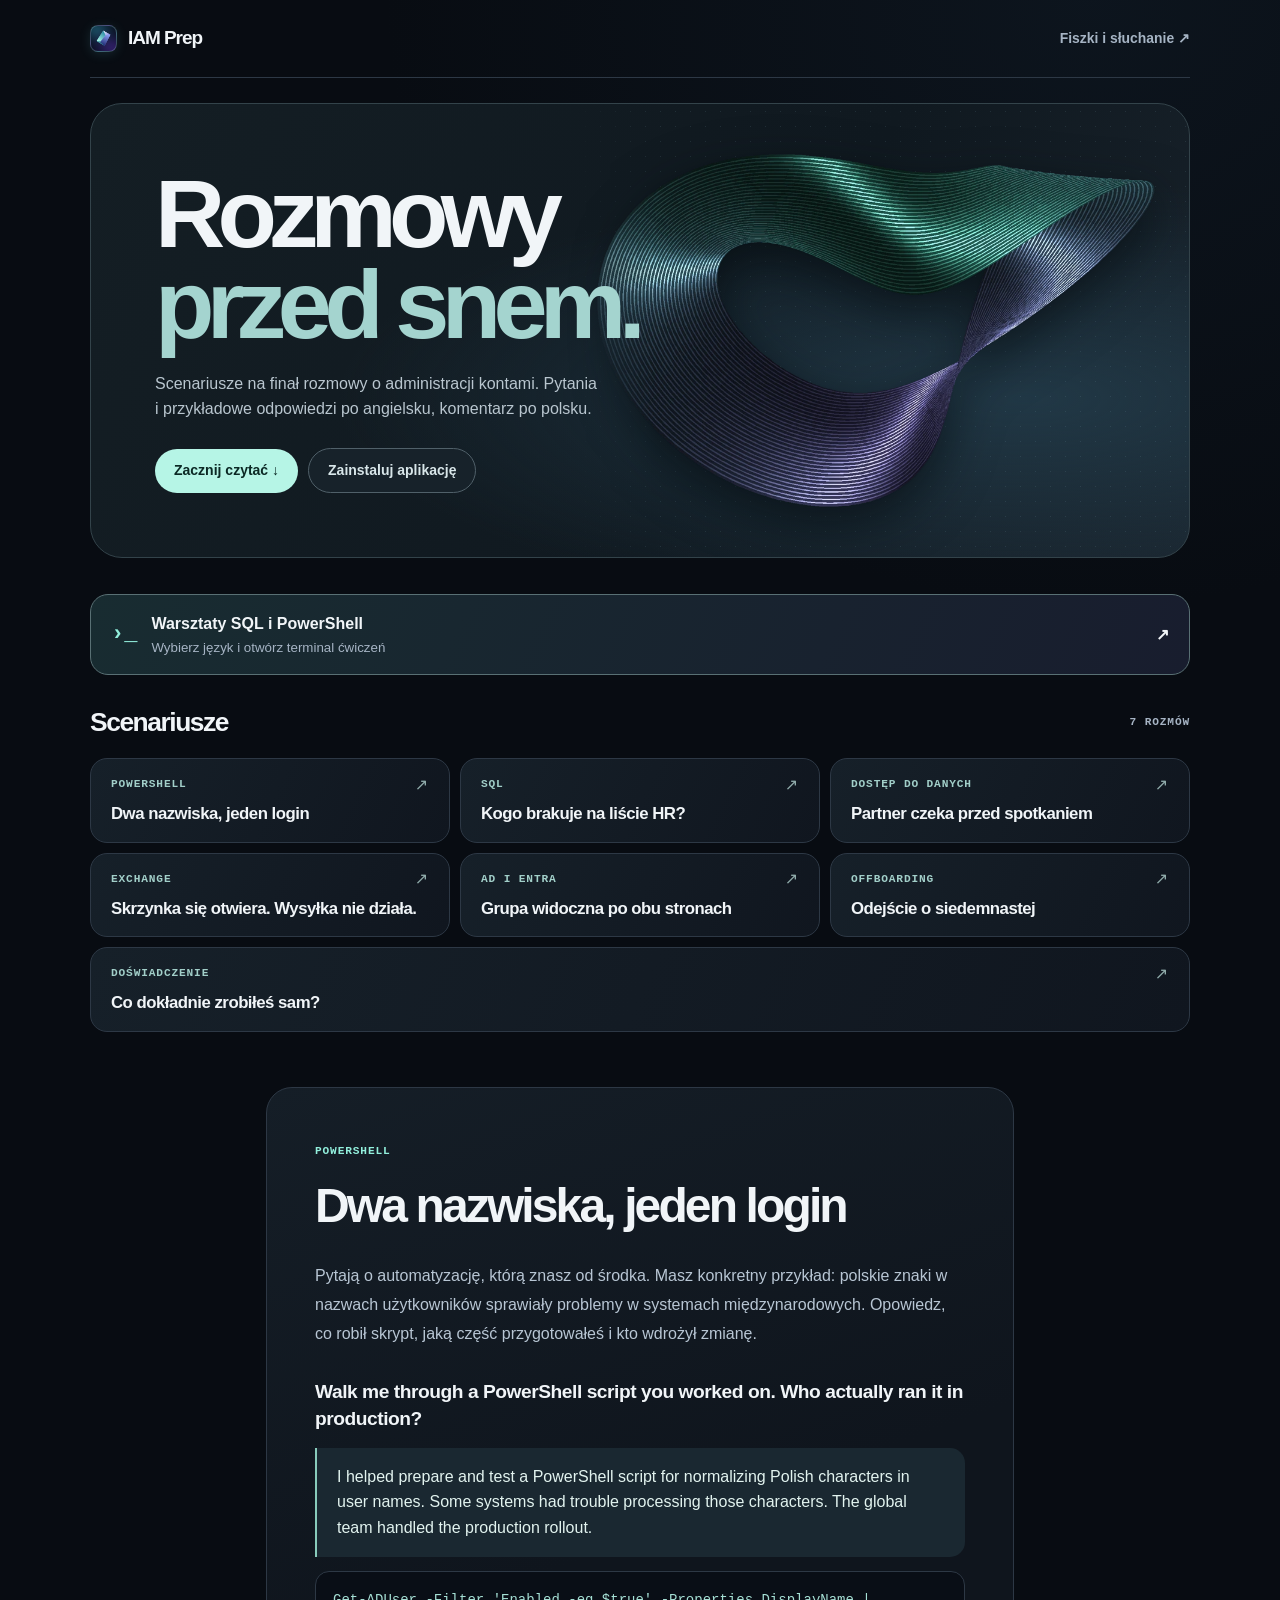
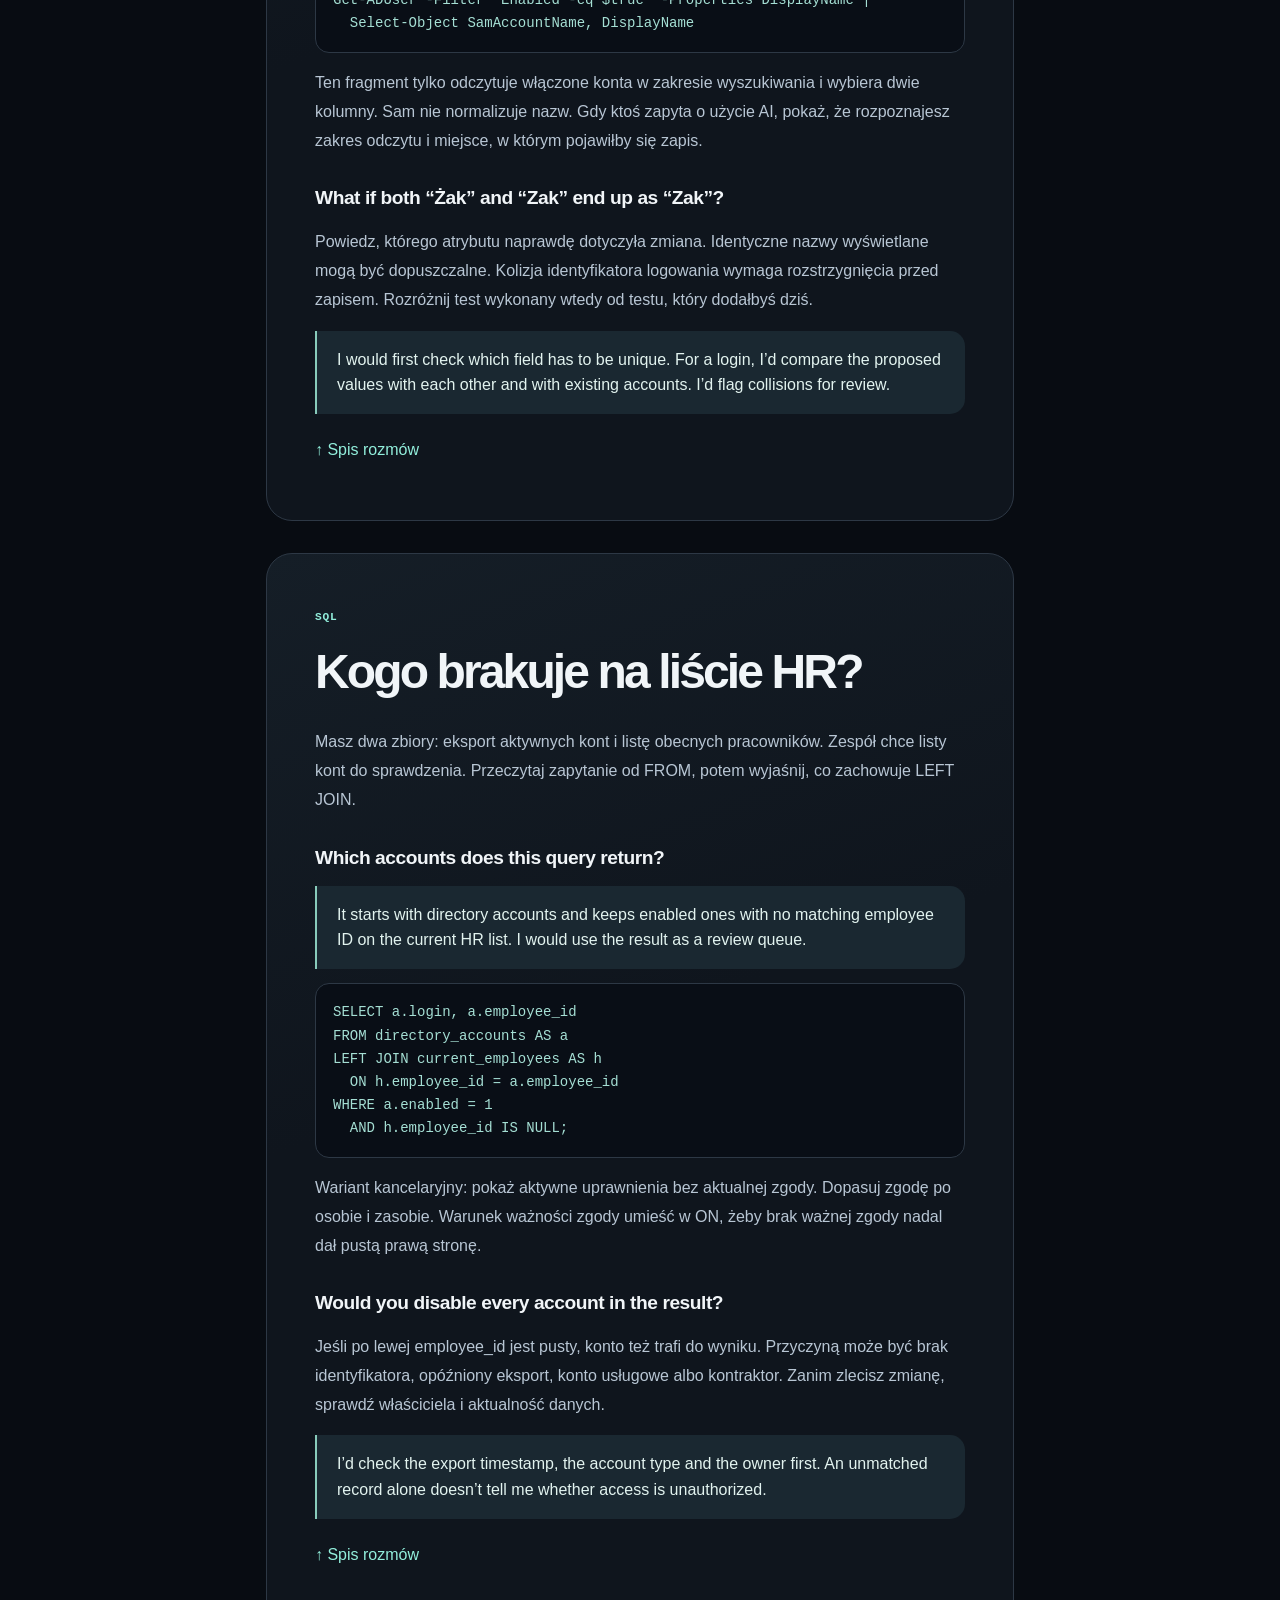
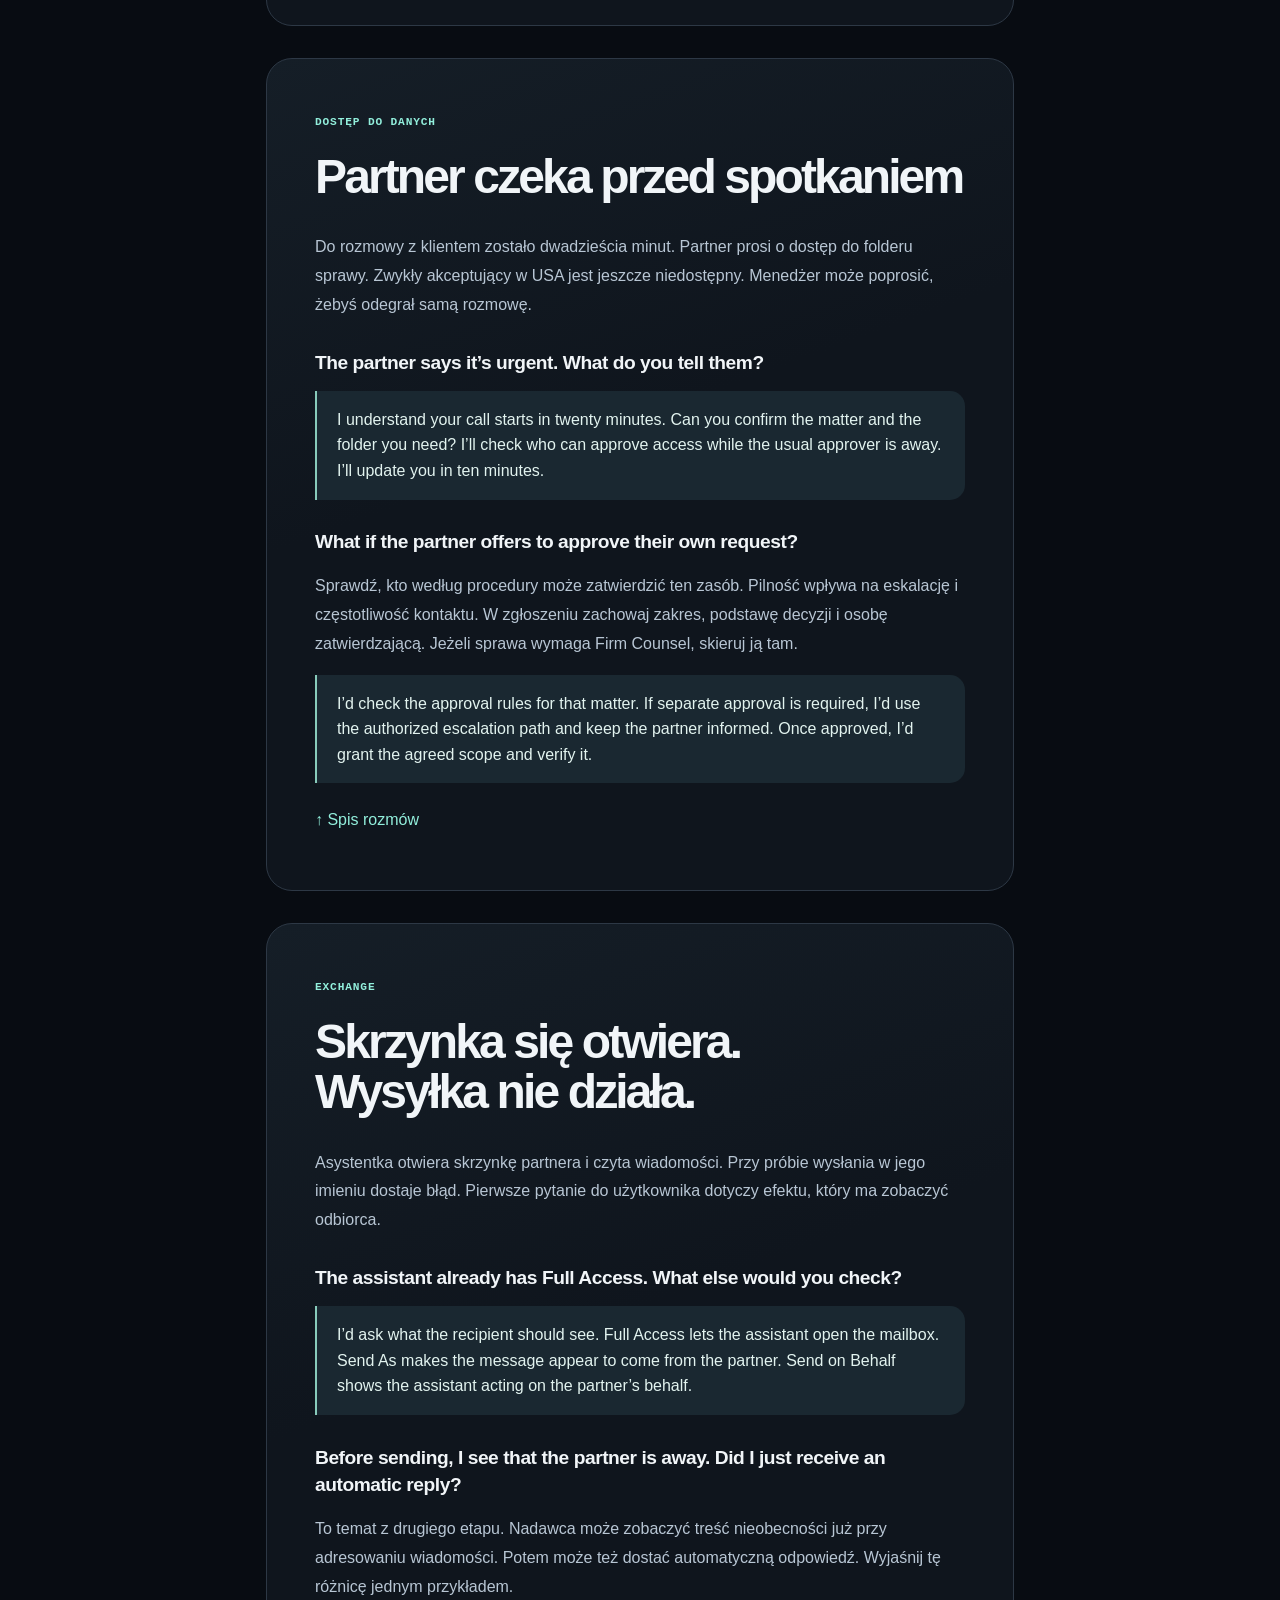
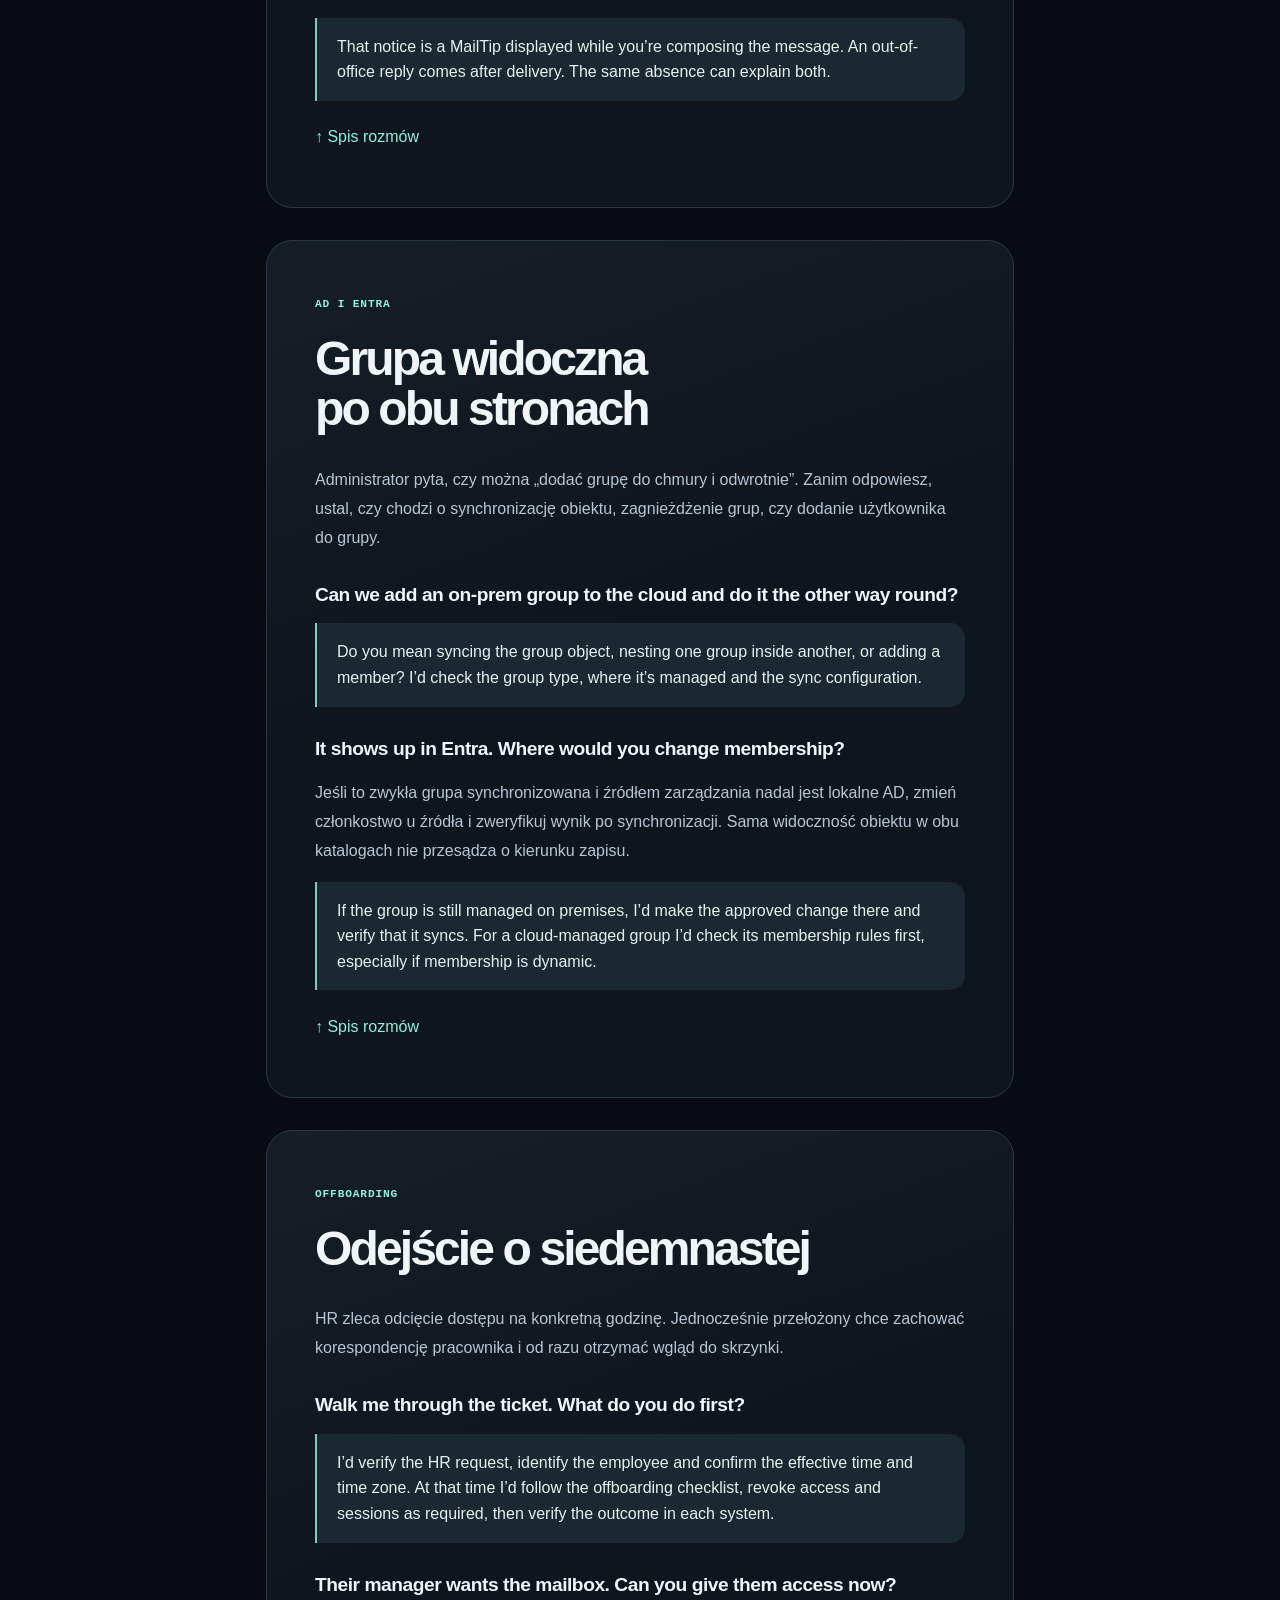
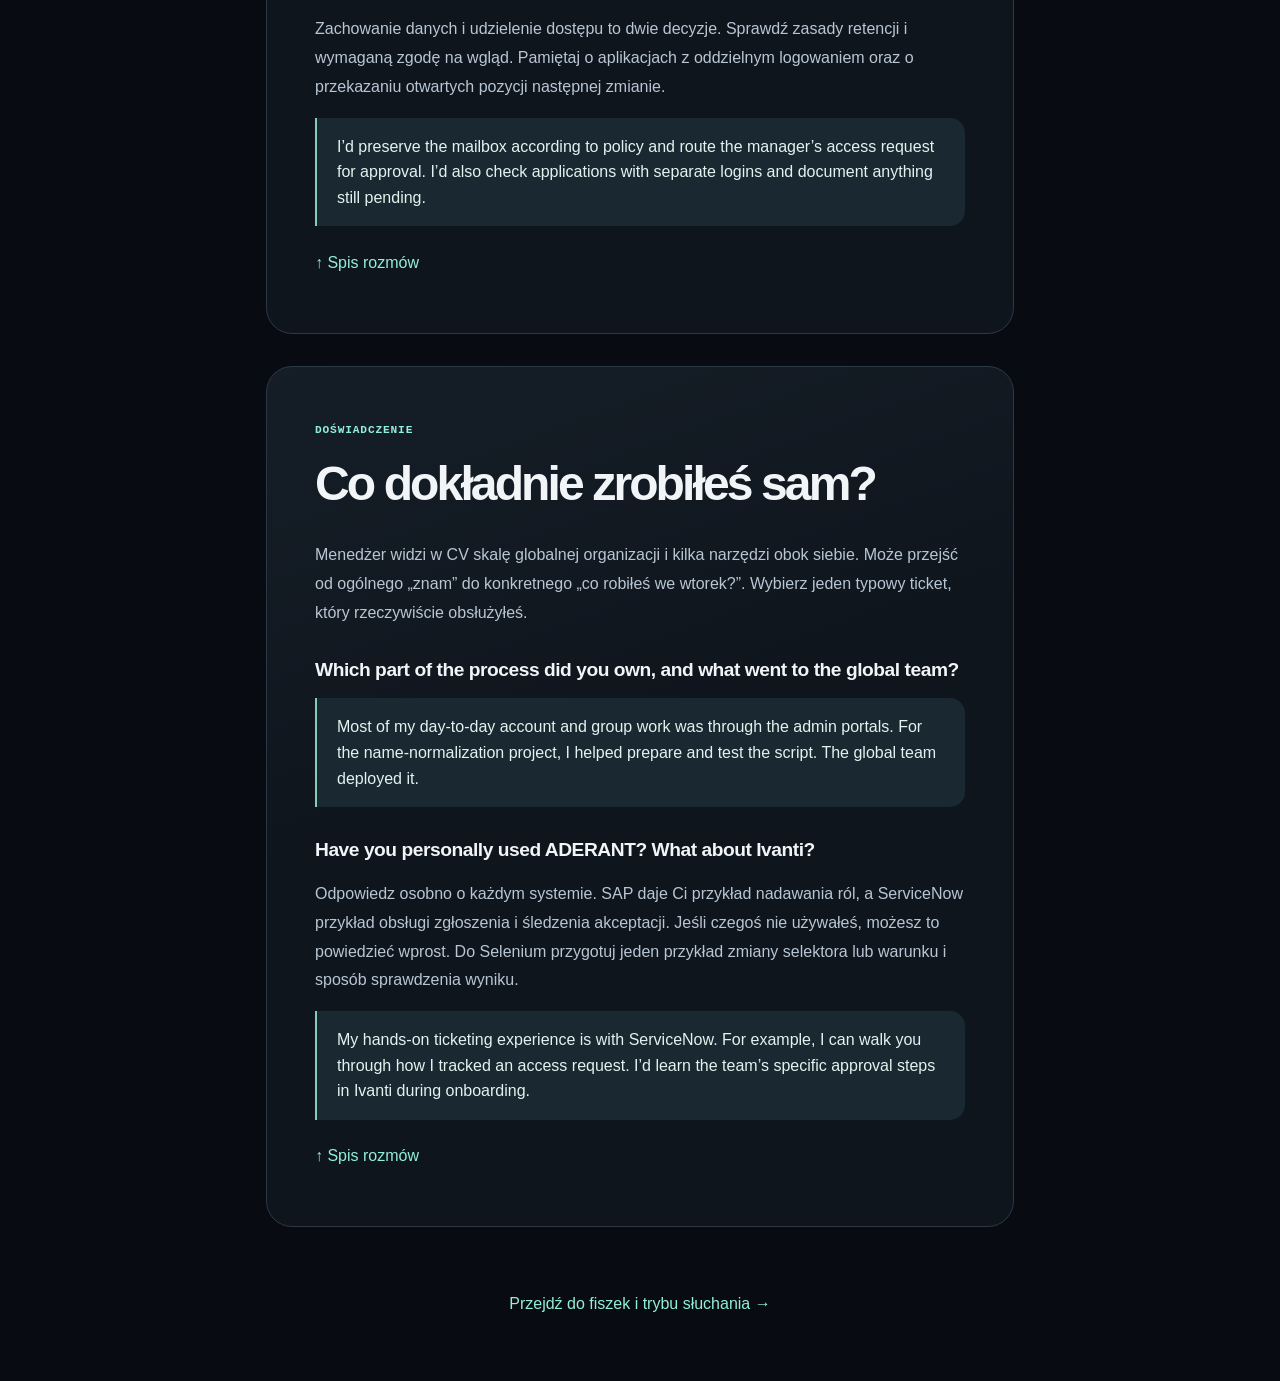
<file: index.html>
<!doctype html>
<html lang="pl"><head><meta charset="utf-8"><meta name="viewport" content="width=device-width,initial-scale=1"><meta name="robots" content="noindex,nofollow"><meta name="theme-color" content="#080c12"><title>IAM Prep · Rozmowy przed snem</title><link rel="manifest" href="manifest.webmanifest"><link rel="icon" href="prism-192.png"><link rel="apple-touch-icon" href="prism-192.png">
<link rel="stylesheet" href="studio.css?v=workshops2"></head><body class="reader"><nav class="mast"><a class="brand" href="./"><i class="mark" aria-hidden="true"></i>IAM Prep</a><a class="nav-link" href="fiszki.html">Fiszki i słuchanie ↗</a></nav><main class="shell"><header class="feature"><div class="art" aria-hidden="true"><img src="orbit.webp" alt="" width="980" height="820"></div><h1>Rozmowy <span>przed snem.</span></h1><p>Scenariusze na finał rozmowy o administracji kontami. Pytania i przykładowe odpowiedzi po angielsku, komentarz po polsku.</p>
<div class="hero-actions"><a class="read-link" href="#powershell">Zacznij czytać ↓</a><button type="button" id="install" aria-controls="install-help" aria-expanded="false" hidden>Zainstaluj aplikację</button></div>
<p id="install-help" role="status" hidden></p>
</header><a class="lab-entry" href="lab.html"><b aria-hidden="true">›_</b><span><strong>Warsztaty SQL i PowerShell</strong><small>Wybierz język i otwórz terminal ćwiczeń</small></span><b aria-hidden="true">↗</b></a><div id="spis" class="section-title"><h2>Scenariusze</h2><span>7 rozmów</span></div><ol class="topics"><li><a href="#powershell"><span class="topic-meta">PowerShell<i aria-hidden="true">↗</i></span><strong>Dwa nazwiska, jeden login</strong></a></li><li><a href="#sql"><span class="topic-meta">SQL<i aria-hidden="true">↗</i></span><strong>Kogo brakuje na liście HR?</strong></a></li><li><a href="#partner"><span class="topic-meta">Dostęp do danych<i aria-hidden="true">↗</i></span><strong>Partner czeka przed spotkaniem</strong></a></li><li><a href="#mail"><span class="topic-meta">Exchange<i aria-hidden="true">↗</i></span><strong>Skrzynka się otwiera. Wysyłka nie działa.</strong></a></li><li><a href="#grupy"><span class="topic-meta">AD i Entra<i aria-hidden="true">↗</i></span><strong>Grupa widoczna po obu stronach</strong></a></li><li><a href="#leaver"><span class="topic-meta">Offboarding<i aria-hidden="true">↗</i></span><strong>Odejście o siedemnastej</strong></a></li><li><a href="#scope"><span class="topic-meta">Doświadczenie<i aria-hidden="true">↗</i></span><strong>Co dokładnie zrobiłeś sam?</strong></a></li></ol><div class="readings"><article id="powershell"><small>PowerShell</small><h2>Dwa nazwiska, jeden login</h2><p>Pytają o automatyzację, którą znasz od środka. Masz konkretny przykład: polskie znaki w nazwach użytkowników sprawiały problemy w systemach międzynarodowych. Opowiedz, co robił skrypt, jaką część przygotowałeś i kto wdrożył zmianę.</p><h3 lang="en">Walk me through a PowerShell script you worked on. Who actually ran it in production?</h3><blockquote lang="en">I helped prepare and test a PowerShell script for normalizing Polish characters in user names. Some systems had trouble processing those characters. The global team handled the production rollout.</blockquote><pre><code>Get-ADUser -Filter &#x27;Enabled -eq $true&#x27; -Properties DisplayName |
  Select-Object SamAccountName, DisplayName</code></pre><p>Ten fragment tylko odczytuje włączone konta w zakresie wyszukiwania i wybiera dwie kolumny. Sam nie normalizuje nazw. Gdy ktoś zapyta o użycie AI, pokaż, że rozpoznajesz zakres odczytu i miejsce, w którym pojawiłby się zapis.</p><h3 lang="en">What if both “Żak” and “Zak” end up as “Zak”?</h3><p>Powiedz, którego atrybutu naprawdę dotyczyła zmiana. Identyczne nazwy wyświetlane mogą być dopuszczalne. Kolizja identyfikatora logowania wymaga rozstrzygnięcia przed zapisem. Rozróżnij test wykonany wtedy od testu, który dodałbyś dziś.</p><blockquote lang="en">I would first check which field has to be unique. For a login, I’d compare the proposed values with each other and with existing accounts. I’d flag collisions for review.</blockquote><a href="#spis">↑ Spis rozmów</a></article><article id="sql"><small>SQL</small><h2>Kogo brakuje na liście HR?</h2><p>Masz dwa zbiory: eksport aktywnych kont i listę obecnych pracowników. Zespół chce listy kont do sprawdzenia. Przeczytaj zapytanie od FROM, potem wyjaśnij, co zachowuje LEFT JOIN.</p><h3 lang="en">Which accounts does this query return?</h3><blockquote lang="en">It starts with directory accounts and keeps enabled ones with no matching employee ID on the current HR list. I would use the result as a review queue.</blockquote><pre><code>SELECT a.login, a.employee_id
FROM directory_accounts AS a
LEFT JOIN current_employees AS h
  ON h.employee_id = a.employee_id
WHERE a.enabled = 1
  AND h.employee_id IS NULL;</code></pre><p>Wariant kancelaryjny: pokaż aktywne uprawnienia bez aktualnej zgody. Dopasuj zgodę po osobie i zasobie. Warunek ważności zgody umieść w ON, żeby brak ważnej zgody nadal dał pustą prawą stronę.</p><h3 lang="en">Would you disable every account in the result?</h3><p>Jeśli po lewej employee_id jest pusty, konto też trafi do wyniku. Przyczyną może być brak identyfikatora, opóźniony eksport, konto usługowe albo kontraktor. Zanim zlecisz zmianę, sprawdź właściciela i aktualność danych.</p><blockquote lang="en">I’d check the export timestamp, the account type and the owner first. An unmatched record alone doesn’t tell me whether access is unauthorized.</blockquote><a href="#spis">↑ Spis rozmów</a></article><article id="partner"><small>Dostęp do danych</small><h2>Partner czeka przed spotkaniem</h2><p>Do rozmowy z klientem zostało dwadzieścia minut. Partner prosi o dostęp do folderu sprawy. Zwykły akceptujący w USA jest jeszcze niedostępny. Menedżer może poprosić, żebyś odegrał samą rozmowę.</p><h3 lang="en">The partner says it’s urgent. What do you tell them?</h3><blockquote lang="en">I understand your call starts in twenty minutes. Can you confirm the matter and the folder you need? I’ll check who can approve access while the usual approver is away. I’ll update you in ten minutes.</blockquote><h3 lang="en">What if the partner offers to approve their own request?</h3><p>Sprawdź, kto według procedury może zatwierdzić ten zasób. Pilność wpływa na eskalację i częstotliwość kontaktu. W zgłoszeniu zachowaj zakres, podstawę decyzji i osobę zatwierdzającą. Jeżeli sprawa wymaga Firm Counsel, skieruj ją tam.</p><blockquote lang="en">I’d check the approval rules for that matter. If separate approval is required, I’d use the authorized escalation path and keep the partner informed. Once approved, I’d grant the agreed scope and verify it.</blockquote><a href="#spis">↑ Spis rozmów</a></article><article id="mail"><small>Exchange</small><h2>Skrzynka się otwiera. Wysyłka nie działa.</h2><p>Asystentka otwiera skrzynkę partnera i czyta wiadomości. Przy próbie wysłania w jego imieniu dostaje błąd. Pierwsze pytanie do użytkownika dotyczy efektu, który ma zobaczyć odbiorca.</p><h3 lang="en">The assistant already has Full Access. What else would you check?</h3><blockquote lang="en">I’d ask what the recipient should see. Full Access lets the assistant open the mailbox. Send As makes the message appear to come from the partner. Send on Behalf shows the assistant acting on the partner’s behalf.</blockquote><h3 lang="en">Before sending, I see that the partner is away. Did I just receive an automatic reply?</h3><p>To temat z drugiego etapu. Nadawca może zobaczyć treść nieobecności już przy adresowaniu wiadomości. Potem może też dostać automatyczną odpowiedź. Wyjaśnij tę różnicę jednym przykładem.</p><blockquote lang="en">That notice is a MailTip displayed while you’re composing the message. An out-of-office reply comes after delivery. The same absence can explain both.</blockquote><a href="#spis">↑ Spis rozmów</a></article><article id="grupy"><small>AD i Entra</small><h2>Grupa widoczna po obu stronach</h2><p>Administrator pyta, czy można „dodać grupę do chmury i odwrotnie”. Zanim odpowiesz, ustal, czy chodzi o synchronizację obiektu, zagnieżdżenie grup, czy dodanie użytkownika do grupy.</p><h3 lang="en">Can we add an on-prem group to the cloud and do it the other way round?</h3><blockquote lang="en">Do you mean syncing the group object, nesting one group inside another, or adding a member? I’d check the group type, where it’s managed and the sync configuration.</blockquote><h3 lang="en">It shows up in Entra. Where would you change membership?</h3><p>Jeśli to zwykła grupa synchronizowana i źródłem zarządzania nadal jest lokalne AD, zmień członkostwo u źródła i zweryfikuj wynik po synchronizacji. Sama widoczność obiektu w obu katalogach nie przesądza o kierunku zapisu.</p><blockquote lang="en">If the group is still managed on premises, I’d make the approved change there and verify that it syncs. For a cloud-managed group I’d check its membership rules first, especially if membership is dynamic.</blockquote><a href="#spis">↑ Spis rozmów</a></article><article id="leaver"><small>Offboarding</small><h2>Odejście o siedemnastej</h2><p>HR zleca odcięcie dostępu na konkretną godzinę. Jednocześnie przełożony chce zachować korespondencję pracownika i od razu otrzymać wgląd do skrzynki.</p><h3 lang="en">Walk me through the ticket. What do you do first?</h3><blockquote lang="en">I’d verify the HR request, identify the employee and confirm the effective time and time zone. At that time I’d follow the offboarding checklist, revoke access and sessions as required, then verify the outcome in each system.</blockquote><h3 lang="en">Their manager wants the mailbox. Can you give them access now?</h3><p>Zachowanie danych i udzielenie dostępu to dwie decyzje. Sprawdź zasady retencji i wymaganą zgodę na wgląd. Pamiętaj o aplikacjach z oddzielnym logowaniem oraz o przekazaniu otwartych pozycji następnej zmianie.</p><blockquote lang="en">I’d preserve the mailbox according to policy and route the manager’s access request for approval. I’d also check applications with separate logins and document anything still pending.</blockquote><a href="#spis">↑ Spis rozmów</a></article><article id="scope"><small>Doświadczenie</small><h2>Co dokładnie zrobiłeś sam?</h2><p>Menedżer widzi w CV skalę globalnej organizacji i kilka narzędzi obok siebie. Może przejść od ogólnego „znam” do konkretnego „co robiłeś we wtorek?”. Wybierz jeden typowy ticket, który rzeczywiście obsłużyłeś.</p><h3 lang="en">Which part of the process did you own, and what went to the global team?</h3><blockquote lang="en">Most of my day-to-day account and group work was through the admin portals. For the name-normalization project, I helped prepare and test the script. The global team deployed it.</blockquote><h3 lang="en">Have you personally used ADERANT? What about Ivanti?</h3><p>Odpowiedz osobno o każdym systemie. SAP daje Ci przykład nadawania ról, a ServiceNow przykład obsługi zgłoszenia i śledzenia akceptacji. Jeśli czegoś nie używałeś, możesz to powiedzieć wprost. Do Selenium przygotuj jeden przykład zmiany selektora lub warunku i sposób sprawdzenia wyniku.</p><blockquote lang="en">My hands-on ticketing experience is with ServiceNow. For example, I can walk you through how I tracked an access request. I’d learn the team’s specific approval steps in Ivanti during onboarding.</blockquote><a href="#spis">↑ Spis rozmów</a></article></div><footer><a href="fiszki.html">Przejdź do fiszek i trybu słuchania →</a></footer></main>
<script>
const installButton = document.querySelector('#install');
const help = document.querySelector('#install-help');
const standalone = matchMedia('(display-mode: standalone)');
let installPrompt = null;
let installed = false;

function closeHelp() {
  help.hidden = true;
  installButton.setAttribute('aria-expanded', 'false');
}

function refreshInstall() {
  installButton.hidden = installed || standalone.matches || navigator.standalone === true;
  if (installButton.hidden) closeHelp();
}

window.addEventListener('beforeinstallprompt', event => {
  event.preventDefault();
  installPrompt = event;
  closeHelp();
  refreshInstall();
});
window.addEventListener('appinstalled', () => {
  installed = true;
  installPrompt = null;
  refreshInstall();
});
standalone.addEventListener('change', refreshInstall);
installButton.addEventListener('click', async () => {
  if (installPrompt) {
    const prompt = installPrompt;
    installPrompt = null;
    try {
      await prompt.prompt();
      await prompt.userChoice;
      return;
    } catch { /* Show manual instructions if this prompt expired. */ }
  }
  if (!help.hidden) { closeHelp(); return; }
  const appleMobile = /iPhone|iPad|iPod/i.test(navigator.userAgent)
    || (navigator.platform === 'MacIntel' && navigator.maxTouchPoints > 1);
  const ios = 'Na iPhonie otwórz stronę w Safari. Wybierz Udostępnij → Do ekranu początkowego. Jeśli widzisz „Otwieraj jako aplikację internetową”, włącz tę opcję, a potem stuknij Dodaj.';
  const android = 'Na Androidzie otwórz stronę w Chrome. W menu ⋮ wybierz Dodaj do ekranu głównego → Zainstaluj. W niektórych wersjach opcja Zainstaluj aplikację jest bezpośrednio w menu.';
  help.textContent = appleMobile ? ios : /Android/i.test(navigator.userAgent) ? android : ios + ' ' + android;
  help.hidden = false;
  installButton.setAttribute('aria-expanded', 'true');
});
refreshInstall();
if(location.hash.startsWith('#/')) location.replace('fiszki.html'+location.hash);
if('serviceWorker' in navigator) navigator.serviceWorker.register('./sw.js').catch(()=>{});
</script></body></html>
</file>
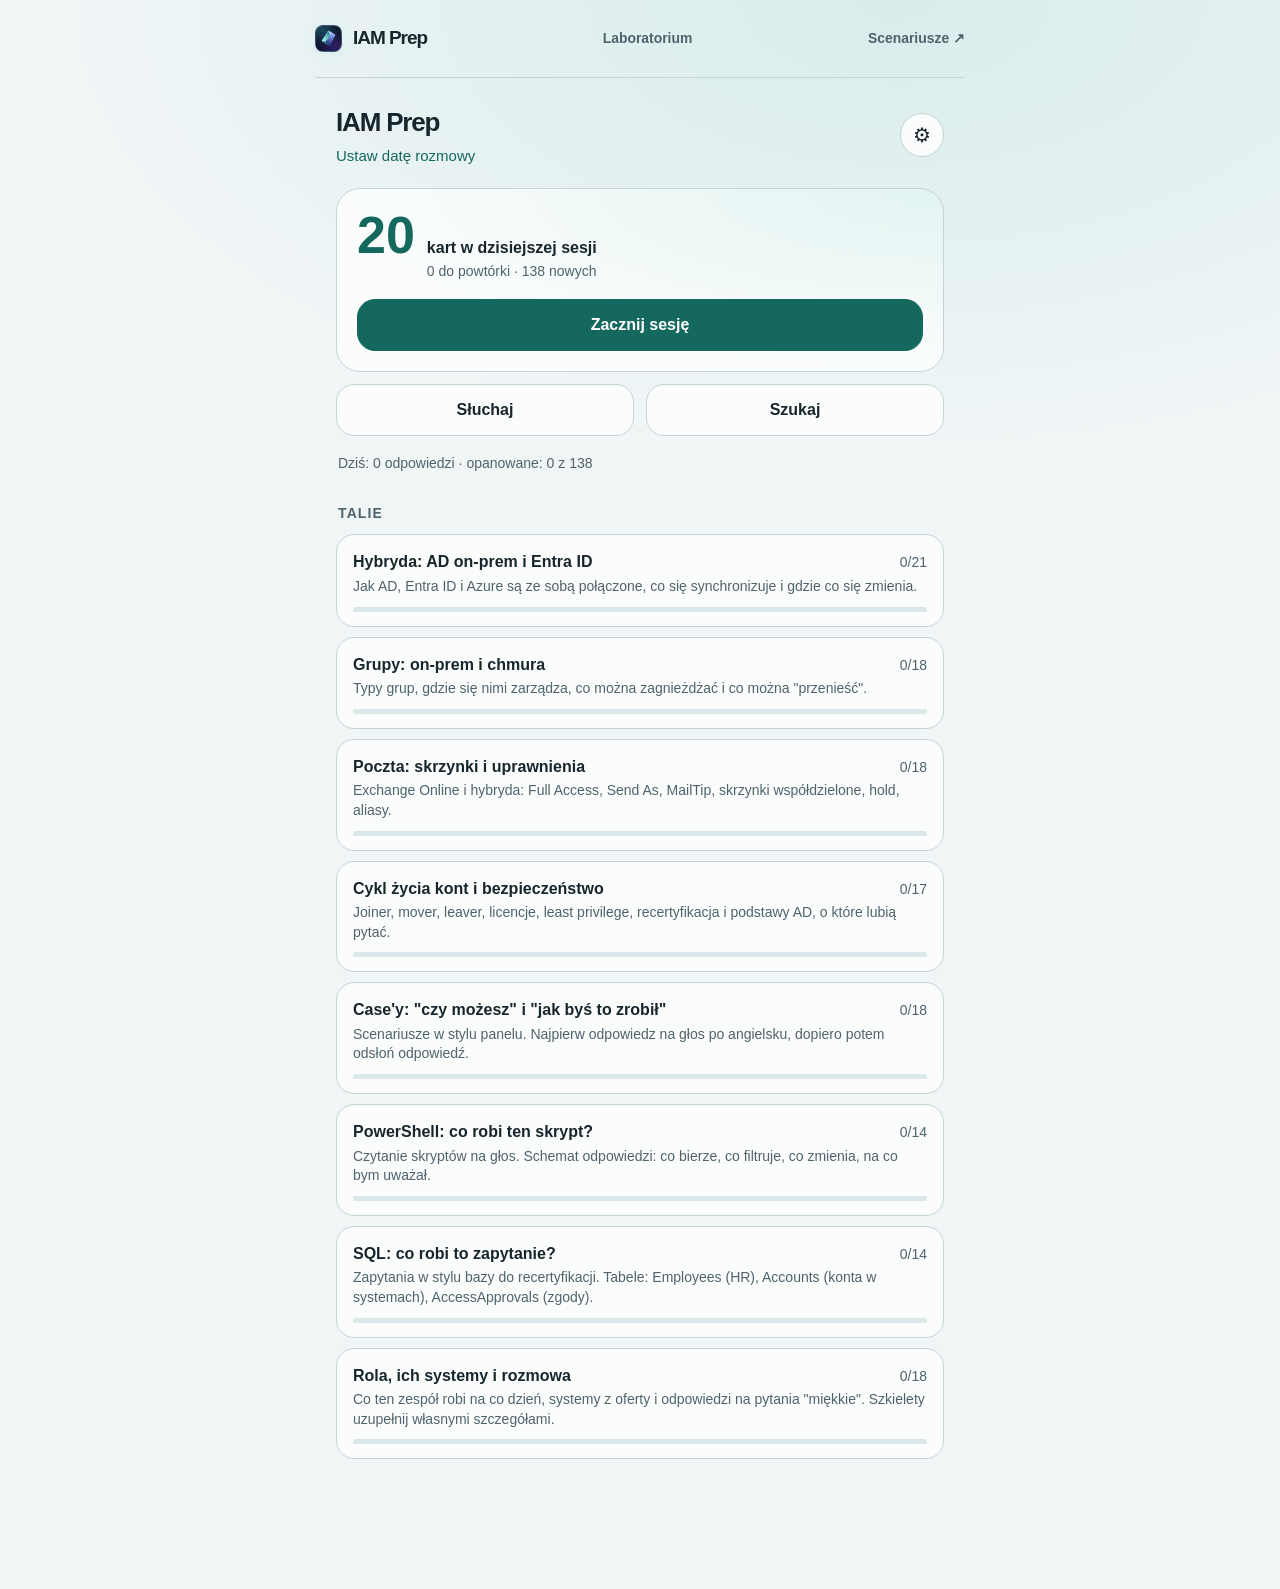
<file: fiszki.html>
<!doctype html>
<html lang="pl">
<head>
  <meta charset="utf-8">
  <meta name="viewport" content="width=device-width, initial-scale=1, viewport-fit=cover">
  <meta name="robots" content="noindex, nofollow">
  <meta name="theme-color" content="#080c12">
  <title>IAM Prep</title>
  <link rel="manifest" href="manifest.webmanifest">
  <link rel="icon" href="prism-192.png" type="image/png">
  <link rel="apple-touch-icon" href="prism-192.png">
  <link rel="stylesheet" href="assets/styles.css">
  <link rel="stylesheet" href="studio.css?v=concrete1">
</head>
<body class="practice">
  <nav class="mast"><a class="brand" href="./"><i class="mark" aria-hidden="true"></i>IAM Prep</a><a href="lab.html" class="nav-link">Laboratorium</a><a class="nav-link" href="./">Scenariusze ↗</a></nav>
  <div id="app"><p class="loading">Wczytuję karty...</p></div>
  <script src="narrations.js?v=concrete1"></script>
  <script src="assets/app.js?v=concrete1"></script>
</body>
</html>
</file>
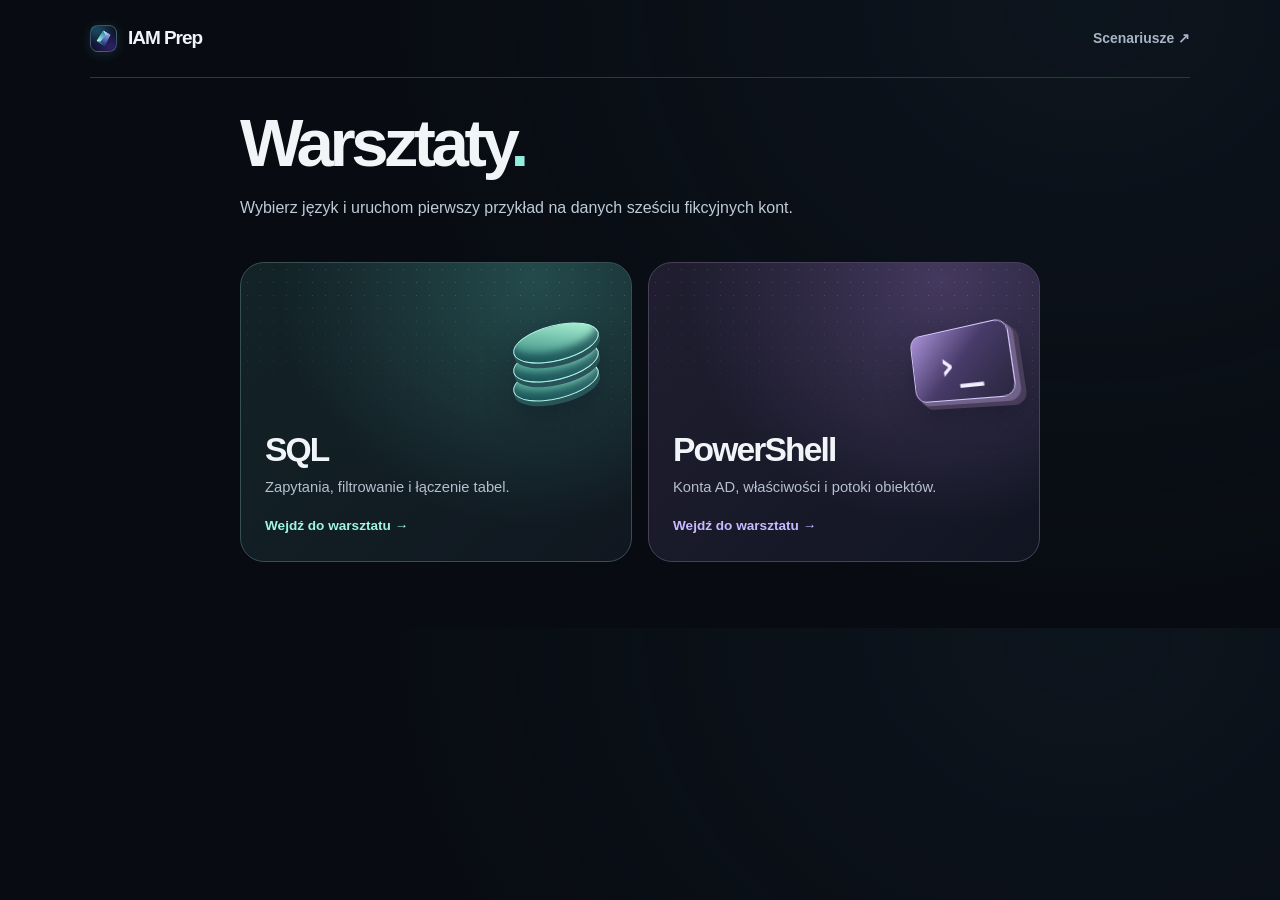
<file: lab.html>
<!doctype html>
<html lang="pl"><head><meta charset="utf-8"><meta name="viewport" content="width=device-width,initial-scale=1"><meta name="theme-color" content="#080c12"><meta name="robots" content="noindex,nofollow"><title>Laboratorium · IAM Prep</title><link rel="stylesheet" href="studio.css?v=tasks1"><link rel="manifest" href="manifest.webmanifest"><link rel="apple-touch-icon" href="prism-192.png"><link rel="icon" href="prism-192.png"></head>
<body class="reader"><nav class="mast"><a class="brand" href="./"><i class="mark" aria-hidden="true"></i>IAM Prep</a><a class="nav-link" href="./">Scenariusze ↗</a></nav>
<main class="shell lab">
<section id="workshop-picker">
<header><h1>Warsztaty<span>.</span></h1><p>Wybierz język i uruchom pierwszy przykład na danych sześciu fikcyjnych kont.</p></header>
<div class="workshop-grid">
<a class="track sql-track" href="#sql"><span class="sculpt database" aria-hidden="true"><i></i><i></i><i></i></span><strong>SQL</strong><span>Zapytania, filtrowanie i łączenie tabel.</span><b>Wejdź do warsztatu →</b></a>
<a class="track ps-track" href="#ps"><span class="sculpt shell-art" aria-hidden="true"><i>›_</i></span><strong>PowerShell</strong><span>Konta AD, właściwości i potoki obiektów.</span><b>Wejdź do warsztatu →</b></a></div></section>
<section id="workshop" hidden>
<a class="back-track" href="#">← Wybór warsztatu</a>
<header><h1 id="track-name"></h1><p id="track-intro"></p></header>
<label for="example">Lekcja</label><select id="example"></select>
<p id="lesson" class="lesson-note"></p>
<details class="exercise"><summary>Napisz prompt po polsku</summary>
<p>Wypróbuj „Pokaż aktywne konta z IT” lub „Policz wyłączone konta z Legal”. Lokalny generator rozpoznaje te wzorce także dla HR. Dział i status możesz pominąć.</p>
<label for="prompt">Co chcesz sprawdzić?</label><input id="prompt" placeholder="Pokaż aktywne konta z IT" maxlength="140">
<button id="translate">Wstaw do konsoli ↓</button><p role="status" id="prompt-status"></p></details>
<div class="lab-panel console"><div class="console-bar"><span class="console-symbol" aria-hidden="true">›_</span><strong>Terminal</strong><span class="file-name" id="file-name"></span></div>
<label for="source" id="editor-title">Twoje zapytanie</label><textarea id="source" wrap="soft" rows="5" spellcheck="false" autocapitalize="off" autocorrect="off" autocomplete="off"></textarea>
<div class="lab-actions"><button class="read-link" id="run">Uruchom ▸</button><button id="reset">Przywróć przykład</button></div>
<h2 class="result-title">Wynik wykonania</h2><div id="output" aria-live="polite">Uruchom polecenie, żeby zobaczyć dane.</div></div>
<details class="exercise" id="task-box" open><summary>Zadania na rozmowę <span id="task-count"></span></summary><p id="task"></p><details><summary>Podpowiedź</summary><p id="hint"></p></details><details><summary>Rozwiązanie i dopytanie</summary><pre class="solution"><code id="solution"></code></pre><button id="use-solution">Wstaw do konsoli ↑</button><p id="follow-up"></p></details><div class="lab-actions task-nav"><button id="prev-task">← Poprzednie</button><button id="next-task">Następne zadanie →</button></div></details>
</section></main><script src="lab.js?v=tasks1"></script></body></html>
</file>
<file: studio.css>
:root {
  --bg:#080c12; --surface:#111820; --surface-2:#202b38; --line:#2d3845;
  --text:#f1f5f8; --muted:#a6b4c4; --accent:#92efdc; --accent-ink:#08231f;
  --good:#9de7bc; --mid:#efcc91; --bad:#f5a59f; --code-bg:#090e16; --radius:18px;
  --halo:rgba(83,189,173,.15); color-scheme:dark;
}
*{box-sizing:border-box}
html{scroll-padding-top:20px;-webkit-text-size-adjust:100%}
body{margin:0;background:var(--bg);color:var(--text);font:16px/1.6 -apple-system,BlinkMacSystemFont,"Inter","Segoe UI",sans-serif}
.reader{background:radial-gradient(ellipse 55% 38rem at 85% 0,#16263555,transparent),var(--bg)}
a{color:inherit}
.shell,.mast{width:min(1100px,calc(100% - 64px));margin-inline:auto}
.mast{display:flex;align-items:center;justify-content:space-between;gap:12px;min-height:78px;border-bottom:1px solid var(--line)}
.brand,.nav-link,.topic-meta,.hero-actions,.section-title{display:flex;align-items:center}
.brand{gap:11px;font-size:19px;font-weight:700;letter-spacing:-.055em;text-decoration:none}
.mark{display:inline-block;width:27px;height:27px;border:1px solid #acfff0;border-radius:40% 65% 40% 65%;transform:rotate(-25deg);box-shadow:inset 3px 0 4px #8bf9dc88,inset -4px -2px 4px #b0a7ff99}
.nav-link{min-height:42px;gap:.6rem;color:var(--muted);text-decoration:none;font-size:.87rem;font-weight:600}
.nav-link:hover,a:focus-visible{color:var(--accent)}
.feature{isolation:isolate;position:relative;overflow:hidden;margin:25px 0 36px;padding:clamp(28px,5vw,70px);border-radius:32px;border:1px solid #33434a;background:radial-gradient(ellipse at 85% 65%,#213846 0,transparent 52%),linear-gradient(120deg,#141e24,#101920 60%,#19232c)}
.art{position:absolute;z-index:-1;inset:0 0 0 43%;display:grid;place-items:center;pointer-events:none;background-image:radial-gradient(#89b5bd24 .8px,transparent .9px);background-size:15px 15px;mask-image:linear-gradient(90deg,transparent,#000 15%)}
.art img{width:94%;height:100%;object-fit:contain;filter:drop-shadow(0 16px 24px #01080c99)}
.feature h1{font-size:clamp(3.8rem,7.6vw,6.4rem);line-height:.94;letter-spacing:-.079em;font-weight:600;margin:0 0 20px;max-width:8em}
.feature h1 span{display:block;color:#a4d4cf}
.feature p{max-width:28em;color:#b9c6cf;margin:0;text-wrap:pretty}
.hero-actions{gap:10px;margin-top:26px;flex-wrap:wrap}
.hero-actions a,.hero-actions button{min-height:44px;border-radius:24px;padding:11px 19px;line-height:1.5;font-family:inherit;font-size:14px;font-weight:600;cursor:pointer;text-decoration:none}
.read-link{background:#b6f5e6;color:#0b2824}
#install{border:1px solid #506069;background:#17222a;color:#d8e6e9}
#install[hidden],#install-help[hidden]{display:none}
#install-help{position:relative;max-width:32em;background:#18262e;padding:12px 15px;border-radius:12px;margin-top:14px;font-size:.88rem}
.section-title{justify-content:space-between;gap:10px;margin-bottom:15px}
.section-title h2{font-size:1.65rem;letter-spacing:-.055em;margin:0}
.section-title span,.topic-meta,article small{font:600 .7rem/1.5 ui-monospace,"SFMono-Regular",monospace;letter-spacing:.075em;text-transform:uppercase;color:var(--muted)}
.topics{list-style:none;padding:0;display:grid;grid-template-columns:repeat(3,minmax(0,1fr));gap:10px;margin:0}
.topics li:last-child{grid-column:1/-1}
.topics a{display:flex;flex-direction:column;justify-content:center;gap:10px;height:100%;padding:17px 20px;text-decoration:none;border:1px solid var(--line);border-radius:17px;background:linear-gradient(115deg,#162029,#10161f);transition:border-color .15s,background-color .15s}
.topic-meta{justify-content:space-between;color:#a2cfc9}
.topic-meta i{font:normal 16px/1 system-ui;color:#8faaa9}
.topics strong{font-size:1.05rem;line-height:1.3;letter-spacing:-.03em}
.topics a:hover{border-color:#6fada2;background:#1b2b32}
.readings{max-width:748px;margin:55px auto}
article{margin:0 0 32px;padding:clamp(22px,5vw,48px);border:1px solid var(--line);border-radius:26px;background:linear-gradient(160deg,#151e27,#0f151d 45%);overflow-wrap:break-word}
article small{color:var(--accent)}
article h2{margin:.4em 0 .65em;font-size:clamp(1.8rem,4vw,3rem);line-height:1.05;letter-spacing:-.06em;text-wrap:balance}
article h3{font-size:1.2rem;line-height:1.45;letter-spacing:-.024em;margin:1.8rem 0 .65rem}
article p{color:#b8c6d4;line-height:1.8}
article blockquote{margin:.9em 0;padding:1rem 1.25rem;background:#1a2831;border-left:2px solid #88cbbb;border-radius:0 15px 15px 0;color:#e2f3ef}
article pre{overflow:auto;padding:17px;background:var(--code-bg);border:1px solid var(--line);border-radius:14px;color:#a5dfd4;font:14px/1.65 ui-monospace,monospace}
article>a,footer a{color:var(--accent);text-decoration:none;display:inline-flex;align-items:center;min-height:44px}
.reader footer{text-align:center;margin-bottom:55px}
:focus-visible{outline:2px solid var(--accent);outline-offset:3px}
.practice{background:radial-gradient(ellipse 65% 28rem at 70% 0,var(--halo),transparent),var(--bg)}
.practice .mast{max-width:650px}
.practice .hero{background:radial-gradient(ellipse at 100% 0,var(--halo),transparent 70%),var(--surface);border-radius:24px}
.practice .top h1,.practice .q{letter-spacing:-.045em}
.practice .deck,.practice details.item,.practice .now{box-shadow:inset 0 1px 0 #a7cdda10}
.practice .deck:hover{border-color:var(--accent)}
.practice .now{background:var(--surface);border:1px solid var(--line);border-radius:20px;padding:20px}
.practice .controls .play{box-shadow:0 0 32px var(--halo)}
:root[data-theme="light"]{--bg:#f0f5f6;--surface:#fbfdfd;--surface-2:#dbe7e8;--text:#16262c;--muted:#4e636c;--line:#c4d4d8;--accent:#14685e;--accent-ink:white;--code-bg:#e6eeef;--good:#227350;--mid:#845b10;--bad:#a54340;color-scheme:light}
@media(prefers-color-scheme:light){
 :root:not([data-theme="dark"]):has(.practice){--bg:#f0f5f6;--surface:#fbfdfd;--surface-2:#dbe7e8;--text:#16262c;--muted:#4e636c;--line:#c4d4d8;--accent:#14685e;--accent-ink:white;--code-bg:#e6eeef;--good:#227350;--mid:#845b10;--bad:#a54340;color-scheme:light}
}
@media(max-width:760px){
 .shell,.mast{width:calc(100% - 32px)}.mast{min-height:62px}
 .feature{margin:14px 0 25px;padding:27px 22px;border-radius:24px}
 .art{inset:0 0 auto 25%;height:160px;mask-image:linear-gradient(to bottom,#000 87%,transparent)}
 .feature h1{margin-top:132px;font-size:clamp(3.35rem,12vw,4.7rem)}
 .topics{grid-template-columns:repeat(2,minmax(0,1fr))}
 .topics a{padding:13px 14px}.readings{margin:32px auto}
}
@media(max-width:370px){.topics{grid-template-columns:1fr}.hero-actions{gap:6px}.hero-actions a,.hero-actions button{padding-inline:12px}}

/* Refract light across the ribbon and stop motion when the reader requests it. */
@keyframes orbit-float{0%,100%{transform:translateY(0) rotate(-3deg)}50%{transform:translateY(-5px) rotate(3deg)}}
@keyframes spectral-glint{0%,72%,100%{transform:translateX(-110%) skewX(-20deg);opacity:0}78%{opacity:.5}96%{transform:translateX(150%) skewX(-20deg);opacity:0}}
@keyframes arrive{from{opacity:0;transform:translateY(8px)}to{opacity:1;transform:none}}
.mark{background:url('prism-192.png') center/cover;transform:none;border:1px solid #b5e6ef42;border-radius:8px;box-shadow:0 2px 12px #72deea21}
.art:after{content:'';position:absolute;inset:0;pointer-events:none;background:linear-gradient(90deg,transparent 38%,#befbf61b 52%,transparent 67%);opacity:0}
@media(prefers-reduced-motion:no-preference){
 .art img{animation:orbit-float 10s ease-in-out infinite}
 .art:after{animation:spectral-glint 12s ease-in-out infinite}
 .topics li,.lab header,.lab-panel{animation:arrive .55s ease-out backwards}
 .topics li:nth-child(2n){animation-delay:80ms}.topics li:nth-child(3n){animation-delay:150ms}
 .topics a,.lab-entry{transition:transform .25s,border-color .25s,box-shadow .25s}
 @media(hover:hover){.topics a:hover,.lab-entry:hover{transform:translateY(-3px);box-shadow:0 12px 30px #05091180}}
}
.lab-entry{display:flex;gap:14px;align-items:center;padding:16px 20px;margin:0 0 26px;border:1px solid #597074;border-radius:18px;background:linear-gradient(115deg,#182c31,#181d2e);text-decoration:none}
.lab-entry strong,.lab-entry small{display:block}.lab-entry small{color:var(--muted)}.lab-entry b:first-child{font:600 22px ui-monospace,monospace;color:var(--accent)}.lab-entry b:last-child{margin-left:auto}
.lab{max-width:800px;padding-bottom:50px}.lab header{padding:30px 0 10px}.lab header h1{font-size:clamp(2.5rem,8vw,4.2rem);line-height:1.05;letter-spacing:-.065em;margin:0}.lab h1 span,.lab code{color:var(--accent)}.lab p{color:#becbd8}
.switcher{display:inline-flex;background:#141c27;border:1px solid var(--line);border-radius:30px;padding:3px;gap:3px}
.lab button,.lab select{border:1px solid var(--line);color:var(--text);background:#17232e;line-height:1.4;font-family:inherit;font-size:15px;font-weight:600;padding:10px 16px;border-radius:14px;min-height:44px;cursor:pointer}
.switcher button{border:0;background:transparent;border-radius:24px}.switcher button[aria-pressed="true"],.lab button.read-link{background:#b6f5e6;color:#092c26}
.lab-panel,.exercise{background:linear-gradient(135deg,#14212a,#101620);border:1px solid var(--line);border-radius:20px;padding:clamp(15px,3vw,26px);margin:16px 0}
.exercise summary{cursor:pointer;font-weight:650}.exercise p:last-child{margin-bottom:0}.lab label{display:block;margin:12px 0 6px;font-weight:600}.lab label:first-child{margin-top:0}.lab select,.lab textarea{width:100%}.lab textarea{background:#080e16;color:#cdf6ed;border:1px solid #4a6069;border-radius:14px;padding:14px;font:16px/1.6 ui-monospace,monospace;resize:vertical;min-height:9rem}
.lab-actions{display:flex;flex-wrap:wrap;gap:8px;margin-top:10px}.lab button:disabled{opacity:.6}.lab h2{font-size:1.15rem}.lab #output{overflow-x:auto;color:#b8c9d3}.lab table{border-collapse:collapse;width:100%;margin-top:8px;text-align:left;font:14px/1.5 ui-monospace,monospace}.lab th,.lab td{border-bottom:1px solid var(--line);padding:7px 9px;white-space:nowrap}.lab th{color:var(--accent)}.practice .nav-link{white-space:nowrap}
#prompt{display:block;width:100%;border-radius:13px;border:1px solid #4a6069;background:#080e16;color:#d8f3ed;font:inherit;padding:12px;margin:6px 0 10px}

/* Workshop entry and language-specific materials. */
.lab [hidden]{display:none}
.workshop-grid{display:grid;grid-template-columns:repeat(2,minmax(0,1fr));gap:16px;margin:16px 0}
.track{--tint:#9ff5e0;position:relative;isolation:isolate;overflow:hidden;display:grid;align-content:end;min-height:300px;padding:24px;border:1px solid #384f54;border-radius:24px;text-decoration:none;background:radial-gradient(ellipse at 75% 6%,#244b4c,transparent 62%),linear-gradient(135deg,#132327,#101720);transition:border-color .2s}
.track:before{content:'';position:absolute;inset:0;z-index:-1;background:radial-gradient(#adf2db42 .6px,transparent .9px) 0 0/13px 13px;mask-image:linear-gradient(190deg,#000,transparent 63%)}
.ps-track{--tint:#c9baff;border-color:#494159;background:radial-gradient(ellipse at 75% 6%,#44395e,transparent 62%),linear-gradient(135deg,#201e30,#111522)}
.track:hover{border-color:var(--tint)}.track strong{font-size:2.1rem;line-height:1.15;letter-spacing:-.055em}.track>span:not(.sculpt){color:#b5bfcd;font-size:.92rem;margin:.4rem 0 1rem}.track b{font-size:.85rem;color:var(--tint)}
.sculpt{height:100px;width:120px;align-self:start;justify-self:end;position:relative;display:block;margin-bottom:16px;filter:drop-shadow(0 12px 14px #060b174d);pointer-events:none}
.database i{position:absolute;width:88px;height:36px;border-radius:50%;border:1px solid #b3f6e9;background:linear-gradient(20deg,#1d716c,#b9ffde);transform:rotate(-14deg);right:7px;box-shadow:inset 0 -9px 7px #15474fbb,0 5px 0 #275359}
.database i:nth-child(1){top:48px}.database i:nth-child(2){top:29px}.database i:nth-child(3){top:10px}
.shell-art i{position:absolute;inset:13px 5px 15px 10px;display:grid;place-items:center;transform:perspective(180px) rotateY(-20deg) rotate(-8deg);border-radius:12px;border:1px solid #d7cbff;color:#f3edff;background:linear-gradient(135deg,#ab92d9,#473b69 50%,#29263d);box-shadow:4px 4px 0 #71628b,8px 8px 0 #483e59;font:600 40px/1 ui-monospace,monospace}
@media(prefers-reduced-motion:no-preference){.sculpt{animation:orbit-float 8s ease-in-out infinite}.ps-track .sculpt{animation-delay:-4s}}
.back-track{display:inline-flex;align-items:center;min-height:44px;margin-top:12px;color:var(--muted);text-decoration:none;font-size:.88rem}
#workshop header{padding:12px 0}#workshop h1{font-size:clamp(2.05rem,7.2vw,3.6rem)}
.lesson-note{padding:0 0 0 14px;border-left:2px solid var(--terminal-tint);line-height:1.65}
.lab{--terminal-tint:#a1eed8}body[data-track="ps"] .lab{--terminal-tint:#d2c2ff}
.lab .console{overflow:hidden;padding:0;background:linear-gradient(140deg,#101d25,#0c121b 65%);border:1px solid #3b4b59;box-shadow:0 18px 45px #0004,inset 0 1px 0 #cee4ff18}
.console-bar{display:flex;align-items:center;gap:10px;padding:12px 18px;background:#ffffff06;border-bottom:1px solid #35424f}.console-symbol{color:var(--terminal-tint);font:700 20px/1 monospace}.file-name{margin-left:auto;font:12px ui-monospace,monospace;color:#b7c4d4}
.lab .console label,.lab .console h2{font:600 .72rem ui-monospace,monospace;color:#b2c2d1;letter-spacing:.065em;text-transform:uppercase;margin:18px 18px 10px}
.lab .console textarea{display:block;width:calc(100% - 24px);margin:0 12px;padding:14px;border:1px solid #2c3b49;background:#080f17;color:var(--terminal-tint);caret-color:#fff;line-height:1.65;tab-size:2;white-space:pre-wrap;overflow-wrap:anywhere}
.lab .console textarea:focus-visible{outline:1px solid var(--terminal-tint);outline-offset:0}
.console .lab-actions{margin:12px;gap:8px}.console .read-link{background:var(--terminal-tint)!important}.console #reset{color:#bfccd9;background:transparent}
.lab .console .result-title{border-top:1px solid #35424f;margin:18px 0 0;padding:14px 18px 0}
.lab .console #output{padding:10px 18px 18px}
@media(max-width:700px){
 .reader article pre,.practice .md pre,.practice .md pre code{white-space:pre-wrap;overflow-wrap:anywhere;word-break:normal;tab-size:2;max-width:100%}
 .reader article pre code,.practice .md code.nw{white-space:pre-wrap;overflow-wrap:anywhere}
 .reader article pre,.practice .md pre{font-size:14px;line-height:1.65}
 .lesson-note code,.lab header p{overflow-wrap:anywhere}
 .lab #output table,.lab #output tbody,.lab #output tr{display:block}
 .lab #output thead{position:absolute;width:1px;height:1px;overflow:hidden;clip-path:inset(50%)}
 .lab #output tr{margin:8px 0;padding:6px 12px;border:1px solid var(--line);border-radius:12px;background:#16202a}
 .lab #output td{display:grid;grid-template-columns:minmax(0,1fr) minmax(0,1.2fr);gap:8px;white-space:normal;overflow-wrap:anywhere;padding:6px 0}
 .lab #output td:before{content:attr(data-label);color:#a2b1c0}.lab #output td:last-child{border-bottom:0}
}
@media(max-width:560px){
 .workshop-grid{grid-template-columns:1fr;gap:12px}
 .track{min-height:160px;padding:18px 115px 18px 20px}.track strong{font-size:1.75rem}
 .track .sculpt{position:absolute;right:7px;top:22px;width:98px}
}
.audio-modes{width:fit-content;max-width:100%;display:flex;gap:3px;margin:6px auto 18px;padding:4px;border-radius:24px;border:1px solid var(--line);background:var(--surface)}
.audio-modes button{min-height:42px;border:0;border-radius:20px;background:transparent;color:var(--text);padding:7px 15px;font:600 15px/1.35 system-ui;cursor:pointer}
.audio-modes button[aria-pressed=true]{background:var(--accent);color:var(--accent-ink)}
.voice-settings{text-align:left;margin:14px 0 0;padding:10px 14px;border:1px solid var(--line);border-radius:14px;color:var(--muted);font-size:14px}
.voice-settings summary{cursor:pointer}.voice-settings label{display:block;margin:8px 0}.voice-settings select{margin-top:4px}

/* lab task list */
#task-count{opacity:.6;font-weight:500;margin-left:6px}
#task-box details{margin-top:10px}
.lab pre.solution{background:#080e16;border:1px solid var(--line);border-radius:12px;padding:12px;margin:10px 0;overflow-x:auto;font:13px/1.5 ui-monospace,SFMono-Regular,Menlo,Consolas,monospace;white-space:pre}
#follow-up{margin-top:12px}
.lab .task-nav{margin:16px 0 0}
/* full card under the narration in listen mode */
.practice details.full-card{margin:12px 0}
</file>
<file: assets/styles.css>
:root {
  --bg: #14110f;
  --surface: #1f1a17;
  --surface-2: #2a2420;
  --line: #3a322c;
  --text: #ece4da;
  --muted: #a3988c;
  --accent: #e8a14a;
  --accent-ink: #1b1409;
  --good: #86b884;
  --mid: #d9b25a;
  --bad: #dc7a68;
  --code-bg: #0f0d0b;
  --radius: 14px;
  color-scheme: dark;
}
@media (prefers-color-scheme: light) {
  :root:not([data-theme="dark"]) {
    --bg: #f5efe7;
    --surface: #fffaf3;
    --surface-2: #efe6da;
    --line: #dccfbf;
    --text: #2a2420;
    --muted: #6f6459;
    --accent: #a85d0c;
    --accent-ink: #fff8ee;
    --good: #3f7d3c;
    --mid: #8a6a10;
    --bad: #b2452f;
    --code-bg: #efe6da;
    color-scheme: light;
  }
}
:root[data-theme="light"] {
  --bg: #f5efe7;
  --surface: #fffaf3;
  --surface-2: #efe6da;
  --line: #dccfbf;
  --text: #2a2420;
  --muted: #6f6459;
  --accent: #a85d0c;
  --accent-ink: #fff8ee;
  --good: #3f7d3c;
  --mid: #8a6a10;
  --bad: #b2452f;
  --code-bg: #efe6da;
  color-scheme: light;
}

* { box-sizing: border-box; }
html { -webkit-text-size-adjust: 100%; }
body {
  margin: 0;
  background: var(--bg);
  color: var(--text);
  font: 17px/1.55 system-ui, -apple-system, "Segoe UI", Roboto, sans-serif;
  -webkit-tap-highlight-color: transparent;
}
#app {
  max-width: 640px;
  margin: 0 auto;
  padding: 16px 16px 120px;
  min-height: 100vh;
}
a { color: inherit; text-decoration: none; }
h1, h2, h3, p { margin: 0; }
.loading, .empty { color: var(--muted); padding: 48px 0; text-align: center; }

/* top bars */
.top { display: flex; align-items: center; justify-content: space-between; gap: 12px; padding: 8px 0 20px; }
.top h1 { font-size: 26px; letter-spacing: -0.01em; }
.sub { color: var(--muted); font-size: 15px; }
.sub a { color: var(--accent); }
.icon-btn {
  display: inline-grid; place-items: center; width: 44px; height: 44px; flex: none;
  border-radius: 50%; background: var(--surface); border: 1px solid var(--line);
  color: var(--text); font-size: 20px; cursor: pointer;
}
.bar { display: flex; align-items: center; gap: 12px; padding: 4px 0 16px; }
.bar h2 { font-size: 19px; flex: 1; min-width: 0; }
.progress { flex: 1; height: 6px; background: var(--surface-2); border-radius: 3px; overflow: hidden; }
.progress i { display: block; height: 100%; background: var(--accent); border-radius: 3px; transition: width .25s; }
.count { color: var(--muted); font-size: 14px; font-variant-numeric: tabular-nums; }

/* buttons */
.btn {
  display: inline-flex; align-items: center; justify-content: center; gap: 8px;
  min-height: 52px; padding: 0 20px; border-radius: var(--radius);
  border: 1px solid var(--line); background: var(--surface); color: var(--text);
  font: inherit; font-weight: 600; cursor: pointer; text-align: center;
}
.btn.primary { background: var(--accent); border-color: var(--accent); color: var(--accent-ink); }
.btn.block { display: flex; width: 100%; }
.btn.small { min-height: 44px; font-size: 15px; padding: 0 14px; }
.btn.bad { color: var(--bad); }
.btn.mid { color: var(--mid); }
.btn.good { color: var(--good); }
.btn:active { transform: scale(.98); }

/* home */
.hero {
  background: var(--surface); border: 1px solid var(--line); border-radius: 20px;
  padding: 20px; display: grid; gap: 16px;
}
.hero-row { display: flex; align-items: baseline; gap: 12px; }
.hero-num { font-size: 52px; font-weight: 700; line-height: 1; color: var(--accent); font-variant-numeric: tabular-nums; }
.hero-txt { font-weight: 600; }
.hero-txt small { display: block; color: var(--muted); font-weight: 400; font-size: 14px; }
.tiles { display: grid; grid-template-columns: 1fr 1fr; gap: 12px; margin: 12px 0 8px; }
.stat-line { color: var(--muted); font-size: 14px; padding: 8px 2px 0; }
.section-h { font-size: 14px; text-transform: uppercase; letter-spacing: .08em; color: var(--muted); margin: 28px 2px 10px; }
.deck {
  display: block; background: var(--surface); border: 1px solid var(--line);
  border-radius: var(--radius); padding: 14px 16px; margin-bottom: 10px;
}
.deck-head { display: flex; justify-content: space-between; align-items: baseline; gap: 12px; }
.deck-t { font-weight: 600; }
.deck-n { color: var(--muted); font-size: 14px; white-space: nowrap; font-variant-numeric: tabular-nums; }
.deck-d { color: var(--muted); font-size: 14px; line-height: 1.4; margin: 2px 0 10px; }
.meter { position: relative; height: 5px; background: var(--surface-2); border-radius: 3px; overflow: hidden; }
.meter b, .meter i { position: absolute; left: 0; top: 0; bottom: 0; border-radius: 3px; }
.meter b { background: var(--line); }
.meter i { background: var(--good); }

/* card */
.chip { display: inline-block; font-size: 13px; color: var(--muted); border: 1px solid var(--line); border-radius: 999px; padding: 2px 10px; margin-bottom: 12px; }
.q { font-size: 21px; line-height: 1.35; letter-spacing: -0.005em; margin-bottom: 12px; }
.md p { margin: 0 0 12px; }
.md ul, .md ol { margin: 0 0 12px; padding-left: 22px; }
.md li { margin-bottom: 6px; }
.md code { font: 14px/1.5 ui-monospace, SFMono-Regular, Menlo, Consolas, monospace; background: var(--code-bg); border-radius: 5px; padding: 1px 5px; overflow-wrap: anywhere; }
.md code.nw { white-space: nowrap; }
.actions .btn { padding: 0 8px; white-space: nowrap; }
.md pre { background: var(--code-bg); border: 1px solid var(--line); border-radius: 10px; padding: 12px; margin: 0 0 12px; overflow-x: auto; -webkit-overflow-scrolling: touch; }
.md pre code { background: none; padding: 0; font-size: 13px; white-space: pre; overflow-wrap: normal; }
.answer { border-top: 1px solid var(--line); margin-top: 16px; padding-top: 16px; }
.answer-h { display: flex; align-items: center; justify-content: space-between; margin-bottom: 8px; }
.label { font-size: 13px; text-transform: uppercase; letter-spacing: .08em; color: var(--muted); }
.pl { background: var(--surface); border-left: 3px solid var(--accent); border-radius: 0 10px 10px 0; padding: 12px 14px; margin-top: 4px; font-size: 16px; }
.pl .md p:last-child { margin-bottom: 0; }
.hint { color: var(--muted); font-size: 15px; margin-top: 16px; }

.actions {
  position: fixed; left: 0; right: 0; bottom: 0;
  background: linear-gradient(to top, var(--bg) 70%, transparent);
  padding: 20px 16px calc(16px + env(safe-area-inset-bottom));
}
.actions-in { max-width: 608px; margin: 0 auto; display: grid; gap: 10px; grid-auto-flow: column; grid-auto-columns: 1fr; }

/* lists */
details.item { background: var(--surface); border: 1px solid var(--line); border-radius: var(--radius); margin-bottom: 8px; }
details.item summary { list-style: none; cursor: pointer; padding: 14px 16px; display: flex; gap: 10px; align-items: baseline; font-weight: 500; line-height: 1.4; }
details.item summary::-webkit-details-marker { display: none; }
details.item .body { padding: 0 16px 14px; }
.dot { width: 9px; height: 9px; border-radius: 50%; flex: none; background: var(--line); transform: translateY(-1px); }
.dot.learn { background: var(--mid); }
.dot.done { background: var(--good); }
.btn-row { display: grid; grid-template-columns: 1fr 1fr; gap: 10px; margin: 4px 0 6px; }
.btn-row .wide { grid-column: 1 / -1; }
input[type="search"], input[type="date"], select {
  width: 100%; min-height: 50px; padding: 0 14px; border-radius: var(--radius);
  border: 1px solid var(--line); background: var(--surface); color: var(--text); font: inherit;
}

/* listen */
.player { text-align: center; padding: 8px 0 20px; }
.controls { display: flex; justify-content: center; align-items: center; gap: 18px; margin: 20px 0 8px; }
.controls .icon-btn { width: 56px; height: 56px; font-size: 22px; }
.controls .play { width: 76px; height: 76px; font-size: 28px; background: var(--accent); border-color: var(--accent); color: var(--accent-ink); }
.now { text-align: left; }

/* settings */
.field { margin-bottom: 20px; }
.field label { display: block; font-weight: 600; margin-bottom: 6px; }
.field small { display: block; color: var(--muted); font-size: 14px; margin-top: 6px; }
.field input[type="range"] { width: 100%; accent-color: var(--accent); }
.check { display: flex; gap: 12px; align-items: center; min-height: 44px; }
.check input { width: 22px; height: 22px; accent-color: var(--accent); }

.done-box { text-align: center; padding: 40px 0 20px; }
.done-box h2 { font-size: 26px; margin-bottom: 8px; }
.done-box p { color: var(--muted); margin-bottom: 24px; }
.stack { display: grid; gap: 10px; }
</file>
